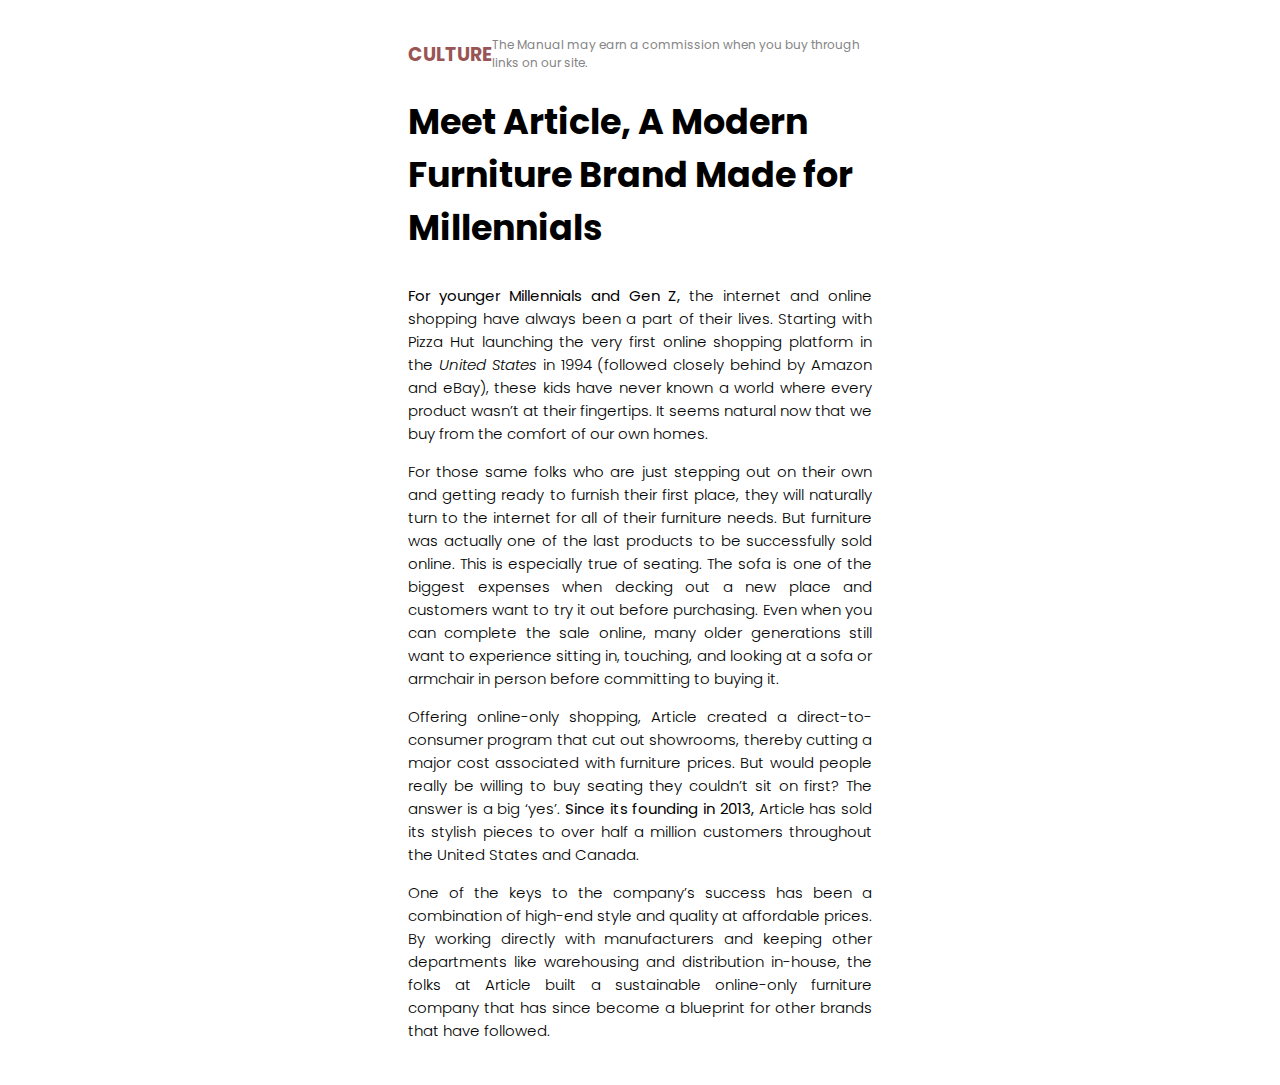
<file: assets/html/latihan1.html>
<!DOCTYPE html>
<html lang="en">

<head>
    <meta charset="UTF-8">
    <meta http-equiv="X-UA-Compatible" content="IE=edge">
    <meta name="viewport" content="width=device-width, initial-scale=1.0">
    <title>Latihan 1</title>
    <link rel="stylesheet" href="/assets/css/stylelat1.css">
</head>

<body>
    <section class="title">
        <div class="semi">
            <h3 style="color:rgb(153, 84, 84)">CULTURE</h3>
            <p>The Manual may earn a commission when you buy through links on our site.</p>
        </div>
        <h1>Meet Article, A Modern Furniture Brand Made for Millennials</h1>
    </section>

    <section class="content">
        <p>
            <b>For younger Millennials and Gen Z,</b> the internet and online shopping have always been a part of their lives. Starting with Pizza Hut launching the very first online shopping platform in the <em>United States</em> in 1994 (followed closely
            behind by Amazon and eBay), these kids have never known a world where every product wasn’t at their fingertips. It seems natural now that we buy from the comfort of our own homes.
        </p>
        <p>
            For those same folks who are just stepping out on their own and getting ready to furnish their first place, they will naturally turn to the internet for all of their furniture needs. But furniture was actually one of the last products to be successfully
            sold online. This is especially true of seating. The sofa is one of the biggest expenses when decking out a new place and customers want to try it out before purchasing. Even when you can complete the sale online, many older generations still
            want to experience sitting in, touching, and looking at a sofa or armchair in person before committing to buying it.
        </p>
        <p>
            Offering online-only shopping, Article created a direct-to-consumer program that cut out showrooms, thereby cutting a major cost associated with furniture prices. But would people really be willing to buy seating they couldn’t sit on first? The answer
            is a big ‘yes’. <strong>Since its founding in 2013,</strong> Article has sold its stylish pieces to over half a million customers throughout the United States and Canada.
        </p>
        <p>
            One of the keys to the company’s success has been a combination of high-end style and quality at affordable prices. By working directly with manufacturers and keeping other departments like warehousing and distribution in-house, the folks at Article built
            a sustainable online-only furniture company that has since become a blueprint for other brands that have followed.
        </p>
    </section>
</body>

</html>
</file>
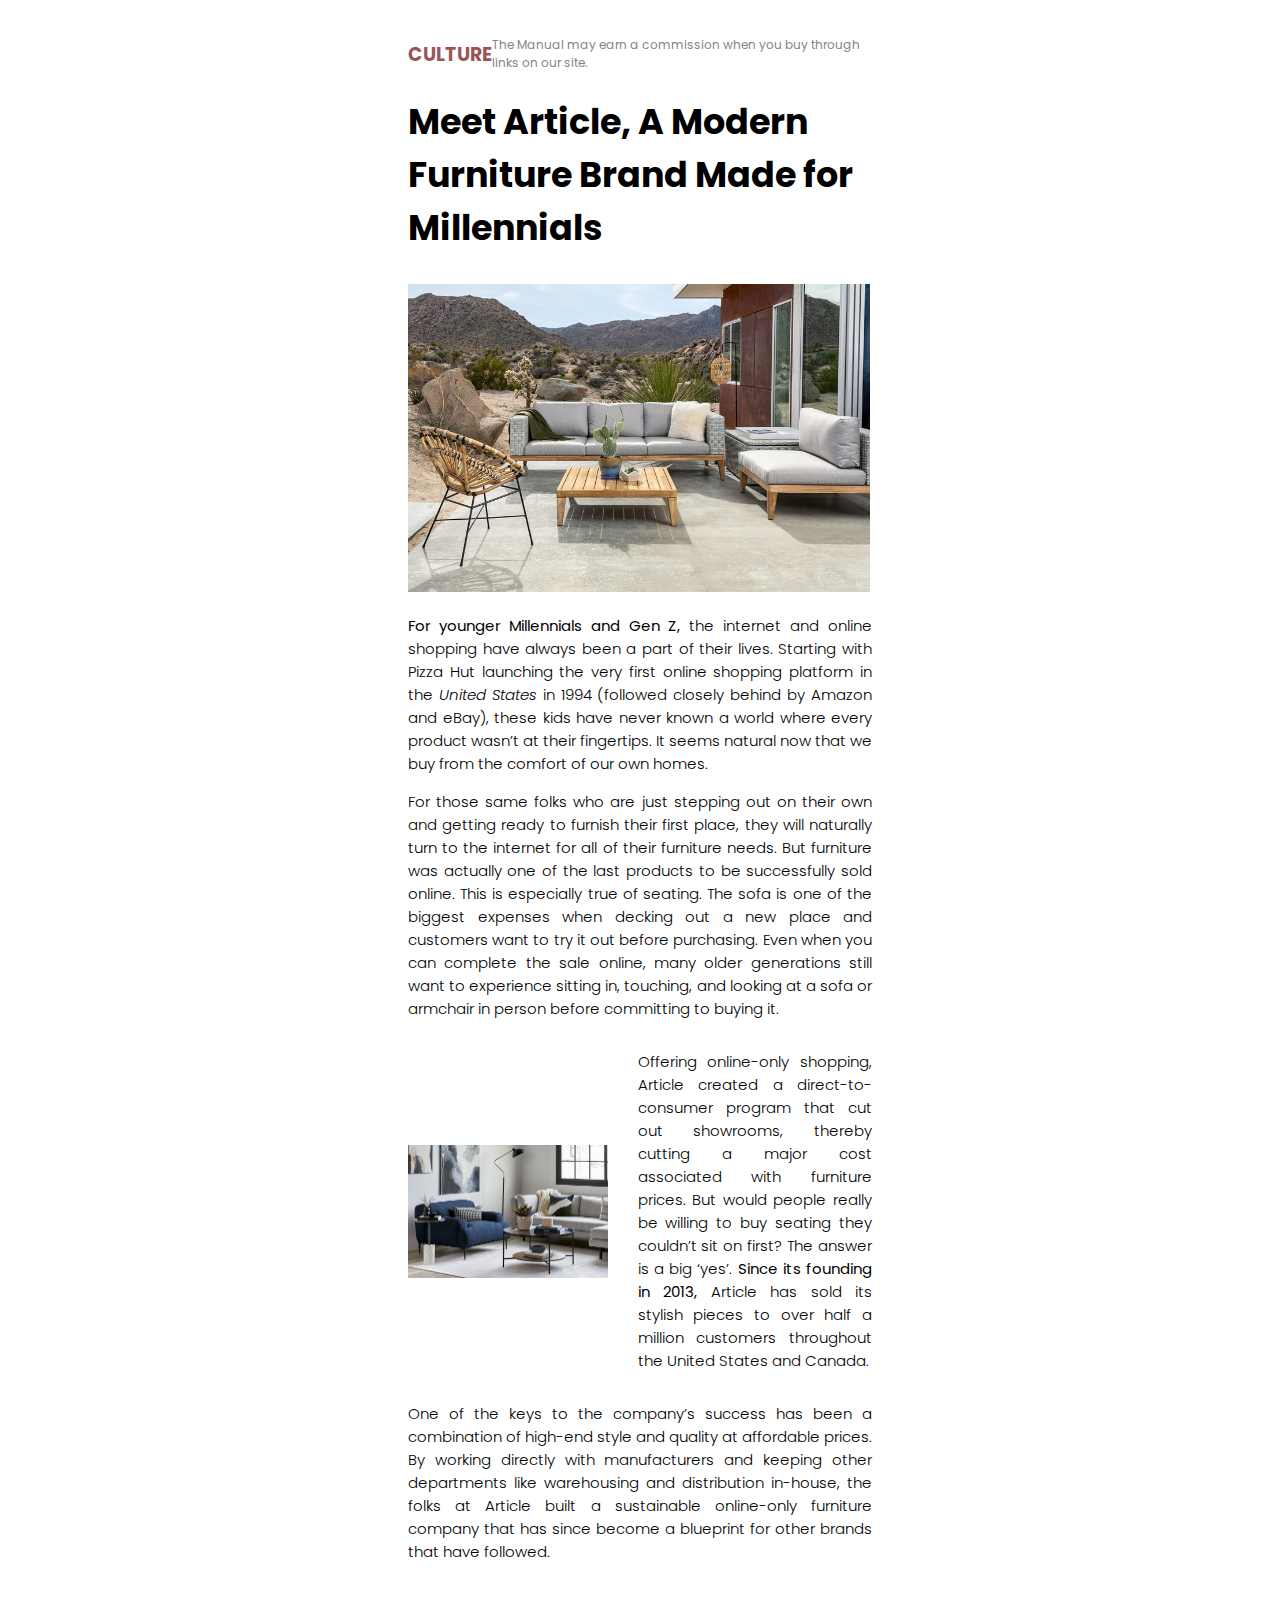
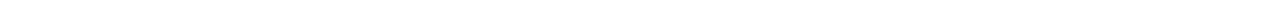
<file: assets/html/latihan2.html>
<!DOCTYPE html>
<html lang="en">

<head>
    <meta charset="UTF-8">
    <meta http-equiv="X-UA-Compatible" content="IE=edge">
    <meta name="viewport" content="width=device-width, initial-scale=1.0">
    <title>Latihan 2</title>
    <link rel="stylesheet" href="/assets/css/stylelat2.css">
</head>

<body>
    <section class="title">
        <div class="semi">
            <h3 style="color:rgb(153, 84, 84)">CULTURE</h3>
            <p>The Manual may earn a commission when you buy through links on our site.</p>
        </div>
        <h1>Meet Article, A Modern Furniture Brand Made for Millennials</h1>
        <img src="/assets/media/sofa.jpg" alt="Sofa">
    </section>

    <section class="content">
        <p>
            <b>For younger Millennials and Gen Z,</b> the internet and online shopping have always been a part of their lives. Starting with Pizza Hut launching the very first online shopping platform in the <em>United States</em> in 1994 (followed closely
            behind by Amazon and eBay), these kids have never known a world where every product wasn’t at their fingertips. It seems natural now that we buy from the comfort of our own homes.
        </p>
        <p>
            For those same folks who are just stepping out on their own and getting ready to furnish their first place, they will naturally turn to the internet for all of their furniture needs. But furniture was actually one of the last products to be successfully
            sold online. This is especially true of seating. The sofa is one of the biggest expenses when decking out a new place and customers want to try it out before purchasing. Even when you can complete the sale online, many older generations still
            want to experience sitting in, touching, and looking at a sofa or armchair in person before committing to buying it.
        </p>
        <div class="box">
            <img src="/assets/media/sofa2.jpg" alt="Sofa2">
            <p>
                Offering online-only shopping, Article created a direct-to-consumer program that cut out showrooms, thereby cutting a major cost associated with furniture prices. But would people really be willing to buy seating they couldn’t sit on first? The answer
                is a big ‘yes’. <strong>Since its founding in 2013,</strong> Article has sold its stylish pieces to over half a million customers throughout the United States and Canada.
            </p>
        </div>
        <p>
            One of the keys to the company’s success has been a combination of high-end style and quality at affordable prices. By working directly with manufacturers and keeping other departments like warehousing and distribution in-house, the folks at Article built
            a sustainable online-only furniture company that has since become a blueprint for other brands that have followed.
        </p>
    </section>
</body>

</html>
</file>
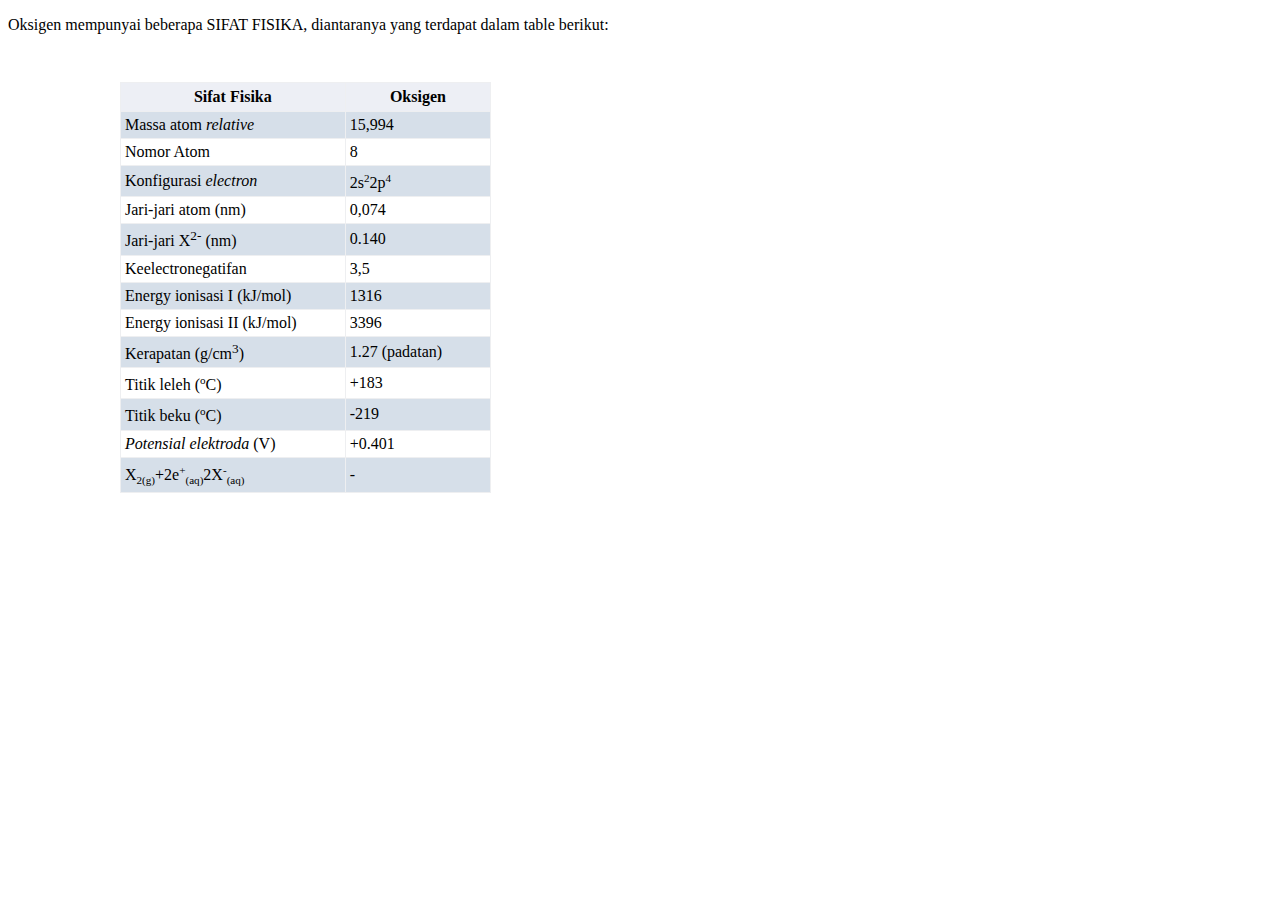
<file: assets/html/latihan3.html>
<!DOCTYPE html>
<html lang="en">

<head>
    <meta charset="UTF-8">
    <meta http-equiv="X-UA-Compatible" content="IE=edge">
    <meta name="viewport" content="width=device-width, initial-scale=1.0">
    <title>Latihan 3</title>
    <link rel="stylesheet" href="/assets/css/stylelat3.css">
</head>

<body>
    <section class="tablelist">
        <div class="table">
            <p>Oksigen mempunyai beberapa SIFAT FISIKA, diantaranya yang terdapat dalam table berikut:</p>
            <!-- Table markup-->
            <table>
                <thead>
                    <tr>
                        <th scope="col" id="tabelfisika">Sifat Fisika</th>
                        <th scope="col" id="oksigen">Oksigen</th>
                    </tr>
                </thead>
                <tbody>
                    <tr>
                        <td>Massa atom <i>relative</i></td>
                        <td>15,994</td>
                    </tr>
                    <tr>
                        <td>Nomor Atom</td>
                        <td>8</td>
                    </tr>
                    <tr>
                        <td>Konfigurasi <i>electron</i></td>
                        <td>2s<sup><small>2</small></sup>2p<sup><small>4</small></sup></td>
                    </tr>
                    <tr>
                        <td>Jari-jari atom (nm)</td>
                        <td>0,074</td>
                    </tr>
                    <tr>
                        <td>Jari-jari X<sup>2-</sup> (nm)</td>
                        <td>0.140</td>
                    </tr>
                    <tr>
                        <td>Keelectronegatifan</td>
                        <td>3,5</td>
                    </tr>
                    <tr>
                        <td>Energy ionisasi I (kJ/mol)</td>
                        <td>1316</td>
                    </tr>
                    <tr>
                        <td>Energy ionisasi II (kJ/mol)</td>
                        <td>3396</td>
                    </tr>
                    <tr>
                        <td>Kerapatan (g/cm<sup>3</sup>)</td>
                        <td>1.27 (padatan)</td>
                    </tr>
                    <tr>
                        <td>Titik leleh (<sup><small>o</small></sup>C)</td>
                        <td>+183</td>
                    </tr>
                    <tr>
                        <td>Titik beku (<sup><small>o</small></sup>C)</td>
                        <td>-219</td>
                    </tr>
                    <tr>
                        <td><i>Potensial elektroda</i> (V)</td>
                        <td>+0.401</td>
                    </tr>
                    <tr>
                        <td>X<sub><small>2(g)</small></sub>+2e<sup><small>+</small></sup><sub><small>(aq)</small></sub>2X<sup><small>-</small></sup><sub><small>(aq)</small></sub></td>
                        <td>-</td>
                    </tr>
                </tbody>
            </table>
        </div>
    </section>
</body>

</html>
</file>
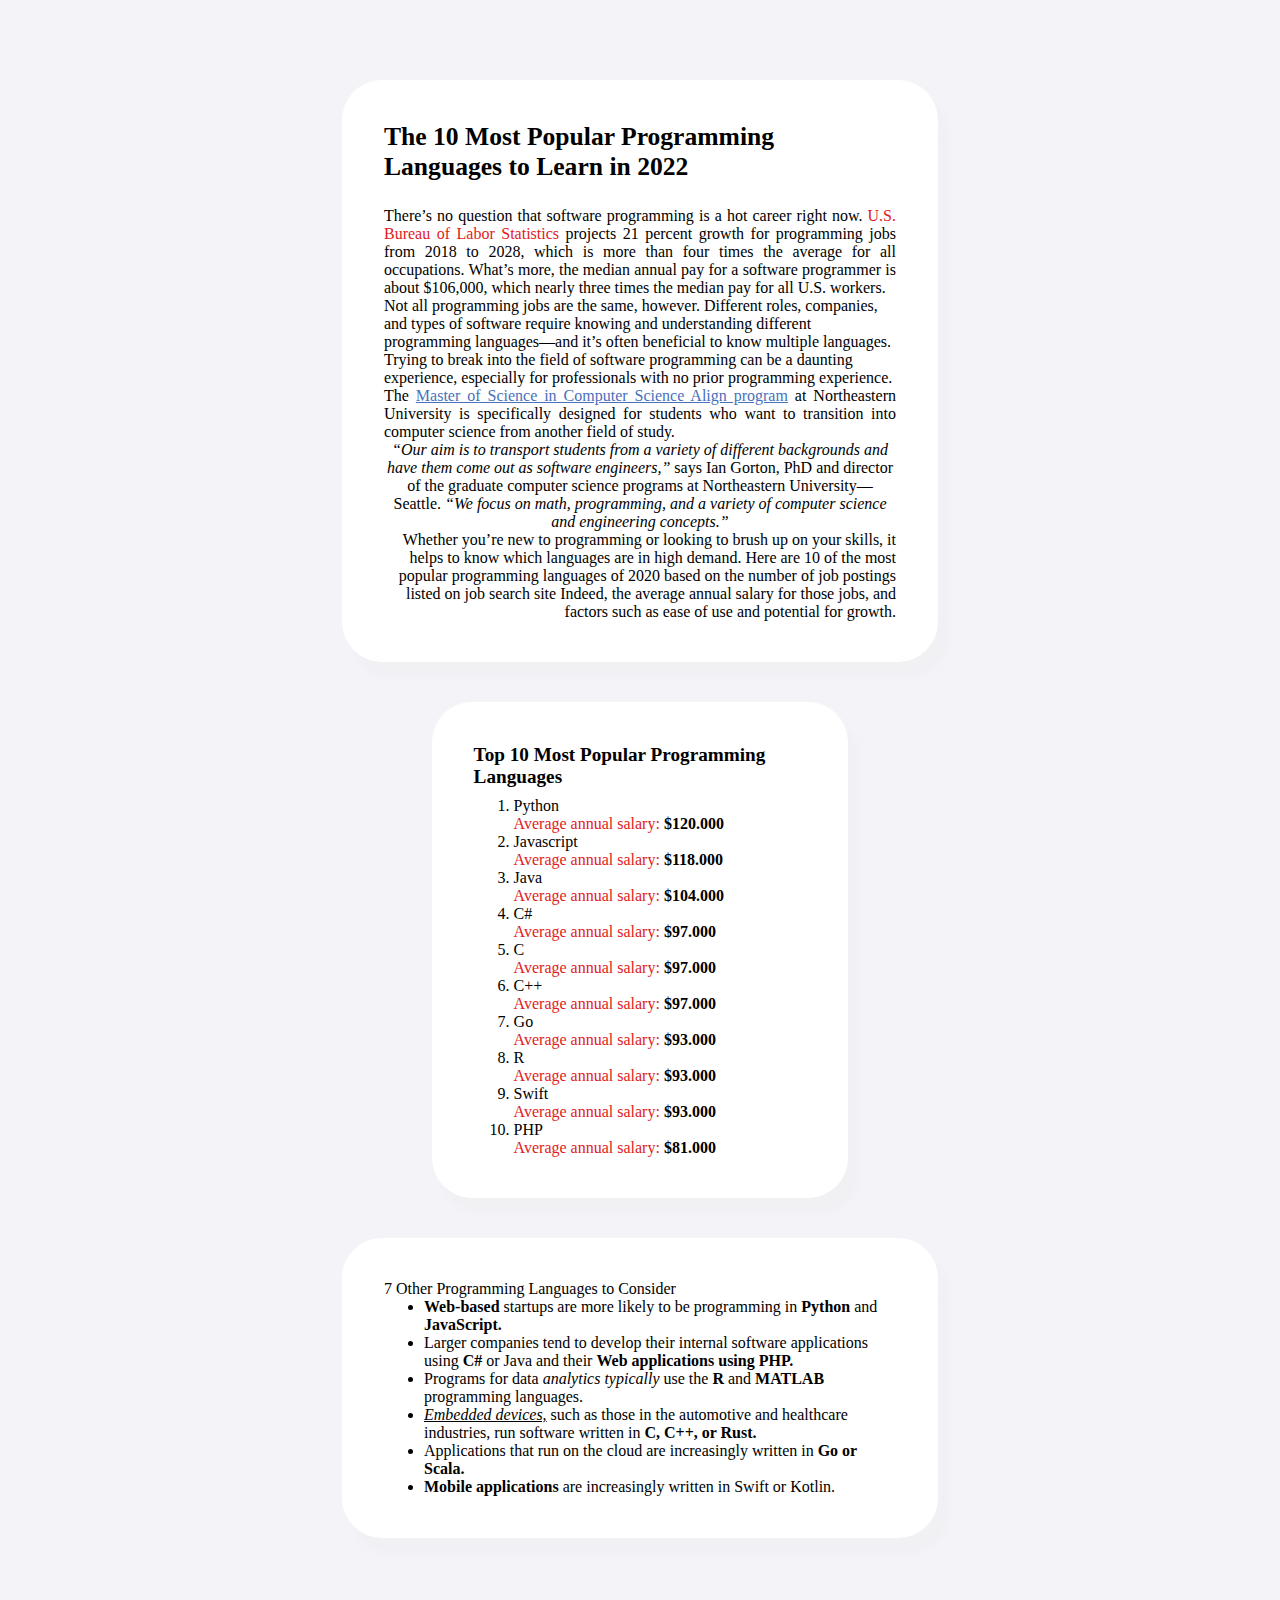
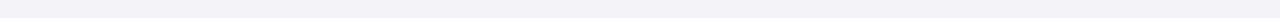
<file: assets/html/latihan4.html>
<!DOCTYPE html>
<html lang="en">

<head>
    <meta charset="UTF-8">
    <meta http-equiv="X-UA-Compatible" content="IE=edge">
    <meta name="viewport" content="width=device-width, initial-scale=1.0">
    <title>Latihan 4</title>
    <link rel="stylesheet" href="/assets/css/stylelat4.css">
</head>

<body>
    <section class="paragraphContainer">
        <div class="paragraph">
            <div class="title">
                The 10 Most Popular Programming Languages to Learn in 2022
            </div>
            <div class="paragraph1">
                <p>
                    There’s no question that software programming is a hot career right now. <span> U.S. Bureau of Labor Statistics </span>projects 21 percent growth for programming jobs from 2018 to 2028, which is more than four times the average for
                    all occupations. What’s more, the median annual pay for a software programmer is about $106,000, which nearly three times the median pay for all U.S. workers.
                </p>
            </div>
            <div class="paragraph2">
                <p>
                    Not all programming jobs are the same, however. Different roles, companies, and types of software require knowing and understanding different programming languages—and it’s often beneficial to know multiple languages. Trying to break into the field of
                    software programming can be a daunting experience, especially for professionals with no prior programming experience.
                </p>
            </div>
            <div class="paragraph3">
                <p>
                    The <span style="color: rgb(72, 113, 189)"> <u> Master of Science in Computer Science Align program</u></span> at Northeastern University is specifically designed for students who want to transition into computer science from another
                    field of study.
                </p>
            </div>
            <div class="paragraph4">
                <p>
                    <i>“Our aim is to transport students from a variety of different backgrounds and have them come out as software engineers,”</i> says Ian Gorton, PhD and director of the graduate computer science programs at Northeastern University—Seattle.
                    <i>“We focus on math, programming, and a variety of computer science and engineering concepts.”</i>
                </p>
                <div class="paragraph5">
                    <p>
                        Whether you’re new to programming or looking to brush up on your skills, it helps to know which languages are in high demand. Here are 10 of the most popular programming languages of 2020 based on the number of job postings listed on job search site Indeed,
                        the average annual salary for those jobs, and factors such as ease of use and potential for growth.
                    </p>
                </div>
            </div>
        </div>
    </section>

    <section class="mostPopular">
        <div class="titlePopular">
            Top 10 Most Popular Programming Languages
        </div>
        <div class="languages">
            <ol>
                <li>Python</li>
                <span>Average annual salary:</span> <b>$120.000 </b>

                <li>Javascript</li>
                <span>Average annual salary:</span> <b>$118.000 </b>

                <li>Java</li>
                <span>Average annual salary:</span> <b>$104.000 </b>

                <li>C#</li>
                <span>Average annual salary:</span> <b>$97.000 </b>

                <li>C</li>
                <span>Average annual salary:</span> <b>$97.000 </b>

                <li>C++</li>
                <span>Average annual salary:</span> <b>$97.000 </b>

                <li>Go</li>
                <span>Average annual salary:</span> <b>$93.000 </b>

                <li>R</li>
                <span>Average annual salary:</span> <b>$93.000 </b>

                <li>Swift</li>
                <span>Average annual salary:</span> <b>$93.000 </b>

                <li>PHP</li>
                <span>Average annual salary:</span> <b>$81.000 </b>
            </ol>
        </div>
    </section>

    <section class="other">
        <div class="titleOther">
            7 Other Programming Languages to Consider
        </div>
        <div class="content">
            <ul>
                <li>
                    <b>Web-based</b> startups are more likely to be programming in <b>Python</b> and <b>JavaScript.</b>
                </li>
                <li>
                    Larger companies tend to develop their internal software applications using <b>C#</b> or Java and their <b>Web applications using PHP.</b>
                </li>
                <li>
                    Programs for data <i>analytics typically</i> use the <b>R</b> and <b>MATLAB</b> programming languages.
                </li>
                <li>
                    <i><u>Embedded devices,</u></i> such as those in the automotive and healthcare industries, run software written in <b>C, C++, or Rust.</b>
                </li>
                <li>
                    Applications that run on the cloud are increasingly written in <b>Go or Scala.</b>
                </li>
                <li>
                    <b>Mobile applications</b> are increasingly written in Swift or Kotlin.
                </li>
            </ul>
        </div>
    </section>
</body>

</html>
</file>
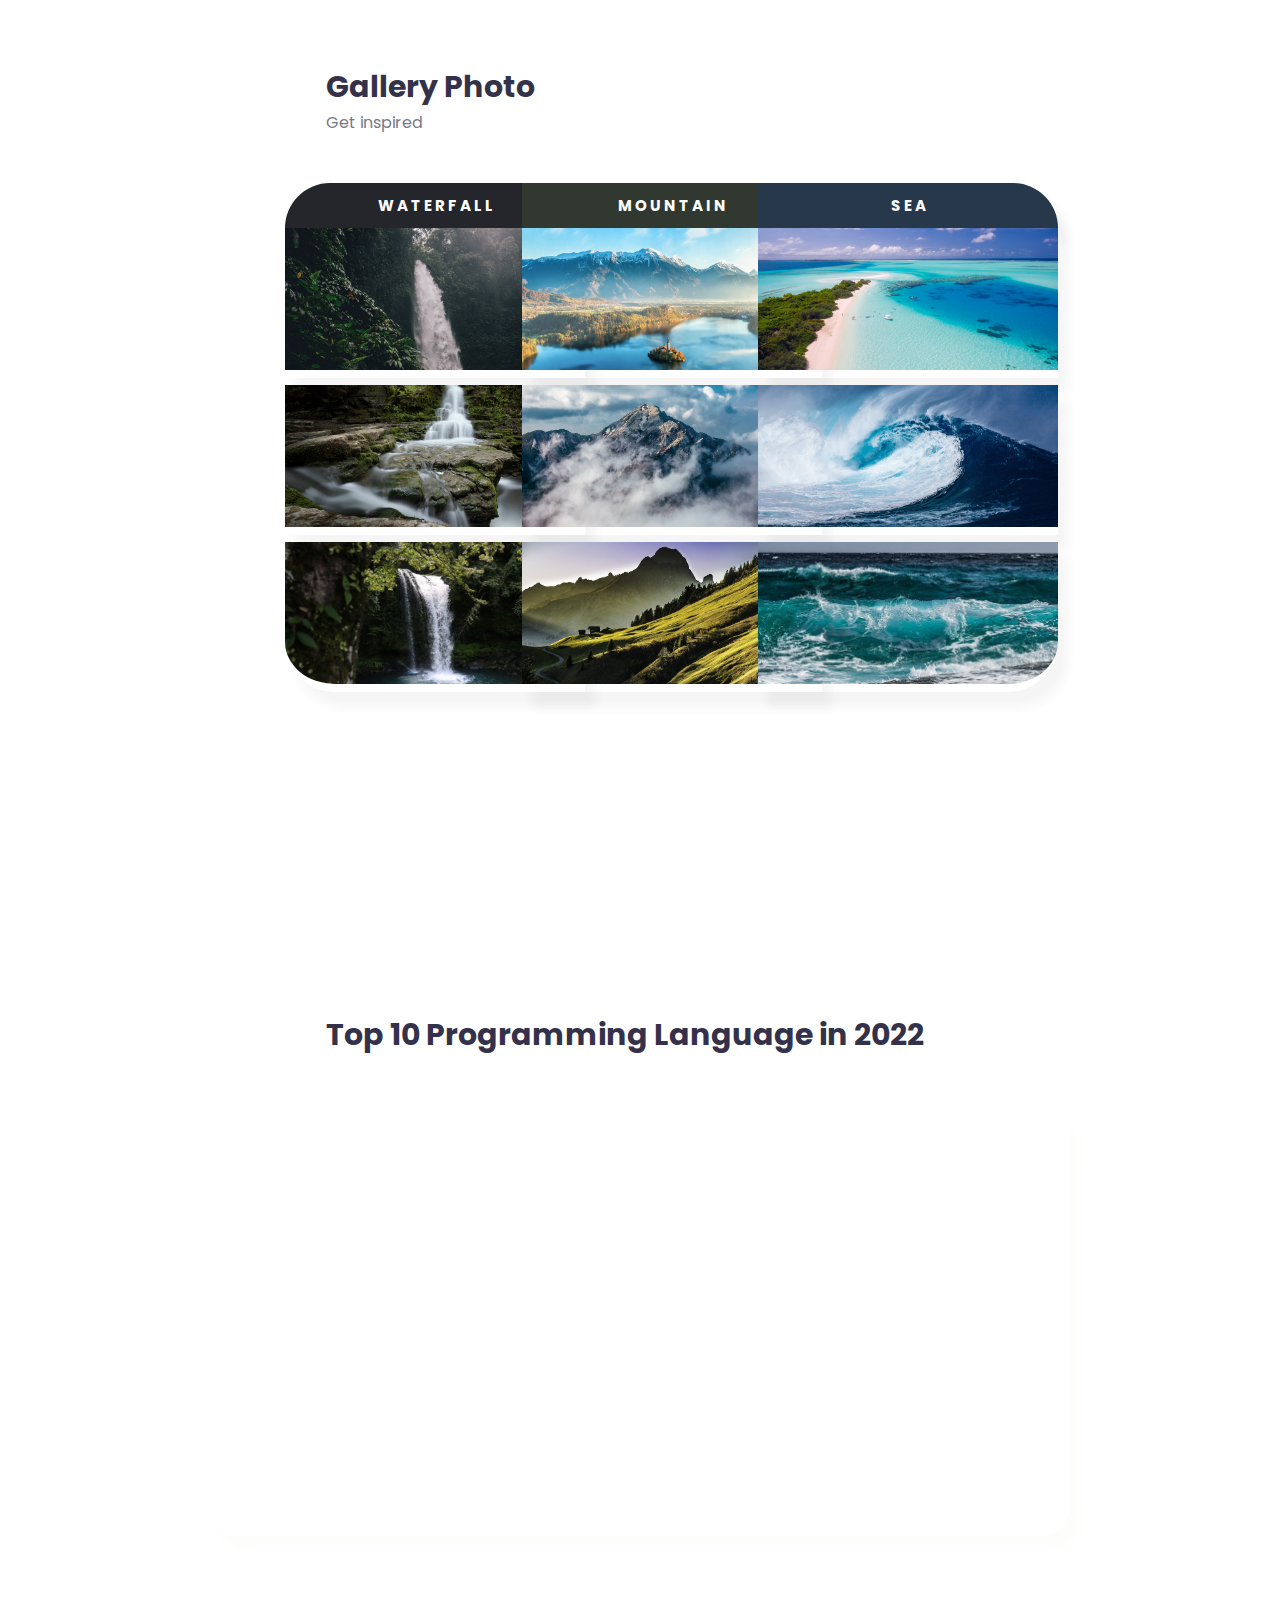
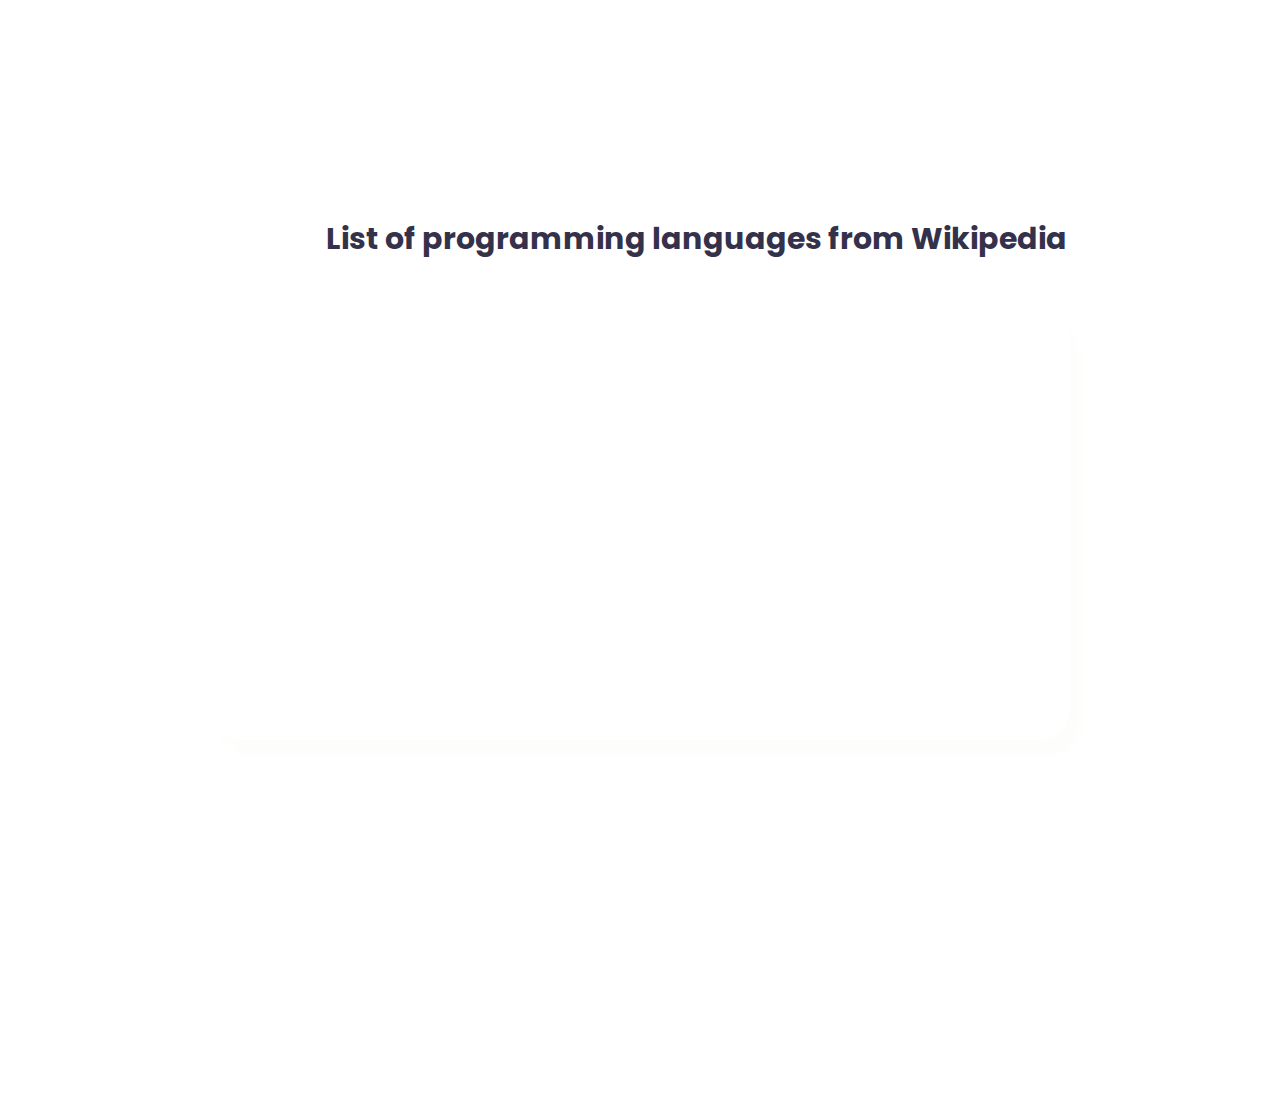
<file: assets/html/latihan5.html>
<!DOCTYPE html>
<html lang="en">

<head>
    <meta charset="UTF-8">
    <meta http-equiv="X-UA-Compatible" content="IE=edge">
    <meta name="viewport" content="width=device-width, initial-scale=1.0">
    <title>Latihan 5</title>
    <link rel="stylesheet" href="/assets/css/stylelat5.css">
</head>

<body>
    <section class="photo">
        <h1>Gallery Photo</h1>
        <p>Get inspired</p>
        <div class="boxContainer">
            <div class="box">
                <div class="subtitle">
                    <h3>W A T E R F A L L</h3>
                </div>
                <div class="image">
                    <img src="/assets/media/waterfall(1).jpg" alt="waterfall1">
                    <img src="/assets/media/waterfall(2).jpg" alt="waterfall2">
                    <img src="/assets/media/waterfall(3).jpg" alt="waterfall3" style="border-bottom-left-radius: 50px">
                </div>
            </div>
            <div class="box">
                <div class="subtitle2">
                    <h3>M O U N T A I N</h3>
                </div>
                <div class="image">
                    <img src="/assets/media/mountain(1).jpg" alt="mountain1">
                    <img src="/assets/media/mountain(2).jpg" alt="mountain2">
                    <img src="/assets/media/mountain(3).jpg" alt="mountain3">
                </div>
            </div>
            <div class="box">
                <div class="subtitle3">
                    <h3>S E A</h3>
                </div>
                <div class="image">
                    <img src="/assets/media/sea(2).jpg" alt="sea1">
                    <img src="/assets/media/sea(4).jpg" alt="sea2">
                    <img src="/assets/media/sea(3).jpg" alt="seal3" style="border-bottom-right-radius: 50px">
                </div>
            </div>
        </div>
    </section>

    <section class="Language1">
        <h1>Top 10 Programming Language in 2022</h1>
        <div class="link">
            <iframe src="http://127.0.0.1:5500/assets/html/latihan4.html" frameborder="0" scrolling="" width="860" height="430"></iframe>
        </div>
    </section>

    <section class="Language2">
        <h1>List of programming languages from Wikipedia</h1>
        <div class="link">
            <iframe src="https://en.wikipedia.org/wiki/List_of_programming_languages" frameborder="0" scrolling="" width="860" height="430"></iframe>
        </div>
    </section>
</body>

</html>
</file>
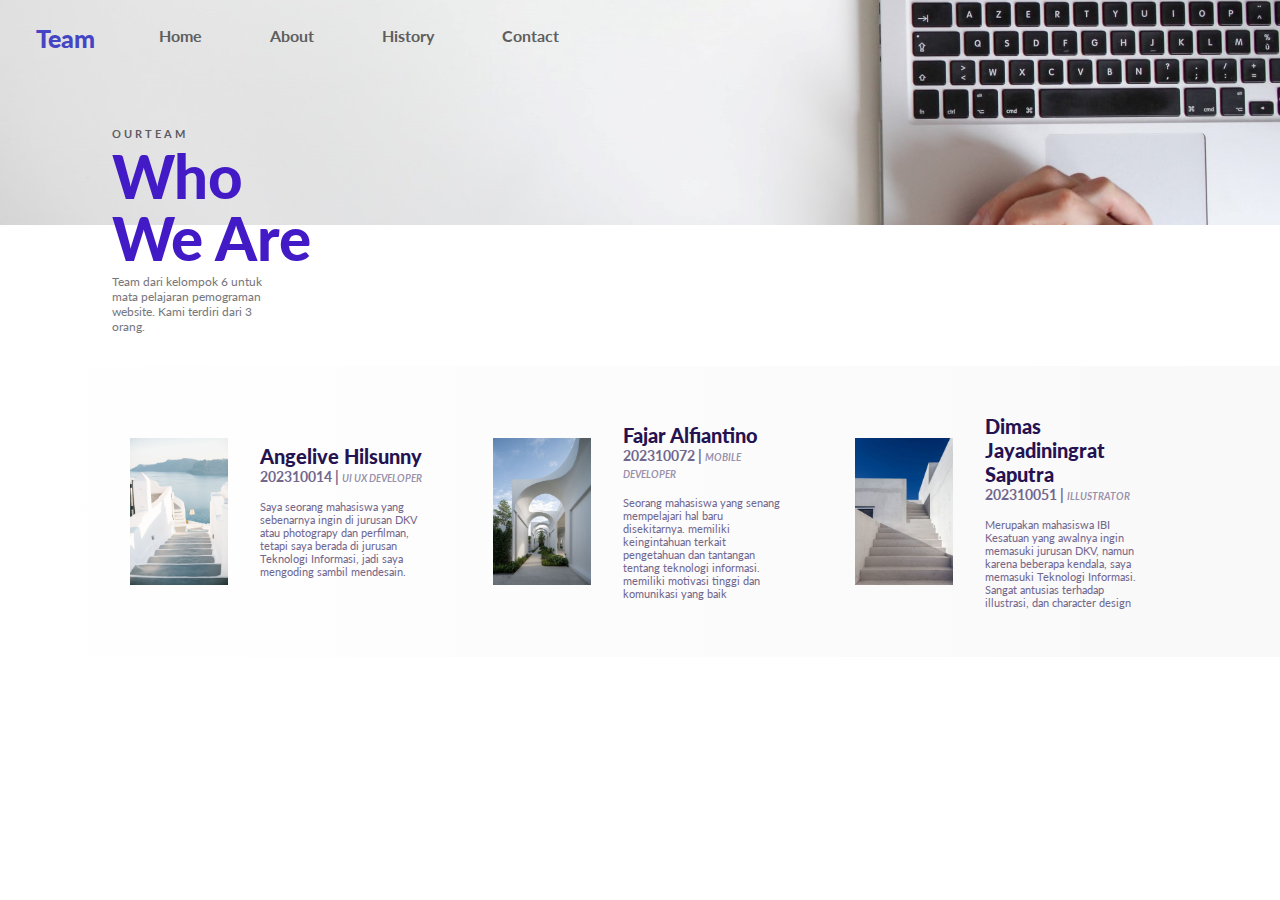
<file: Praktikum-3-202310014/Tugas Kelompok/assets/html/latihan4.html>
<!DOCTYPE html>
<html lang="en">

<head>
    <meta charset="UTF-8">
    <meta http-equiv="X-UA-Compatible" content="IE=edge">
    <meta name="viewport" content="width=device-width, initial-scale=1.0">
    <title>Latihan 4</title>
    <link rel="stylesheet" href="../css/stylelat4.css">
</head>

<body>

    <section class="titleContainer">

        <img src="../media/laptop2.jpg" alt="image">
        <nav>
            <h1 class="logo">
                <a href="/">Team</a>
            </h1>
            <ul class="navbar">
                <a href="#home" class="nav__link active-link">Home</a>
                <a href="#about" class="nav__link">About</a>
                <a href="#history" class="nav__link">History</a>
                <a href="#contact" class="nav__link">Contact</a>
            </ul>
        </nav>
        <div class="titleText">
            <h6>O U R T E A M</h6>
            <h1>Who</h1>
            <h2>We Are</h2>
            <p>
                Team dari kelompok 6 untuk mata pelajaran pemograman website. Kami terdiri dari 3 orang.
            </p>
        </div>
    </section>

    <section class="boxContainer">
        <div class="peopleContainer">
            <div class="people1">
                <img src="../media/1.jpg" alt="image">
                <div class="textContainer">
                    <h3>Angelive Hilsunny</h3>
                    <h4>202310014 | <i>UI UX DEVELOPER</i></h4>
                    <p>Saya seorang mahasiswa yang sebenarnya ingin di jurusan DKV atau photograpy dan perfilman, tetapi saya berada di jurusan Teknologi Informasi, jadi saya mengoding sambil mendesain.
                    </p>
                </div>
            </div>
            <div class="people1">
                <img src="../media/2.jpg" alt="image">
                <div class="textContainer">
                    <h3>Fajar Alfiantino</h3>
                    <h4>202310072 | <i>MOBILE DEVELOPER</i></h4>
                    <p>Seorang mahasiswa yang senang mempelajari hal baru disekitarnya. memiliki keingintahuan terkait pengetahuan dan tantangan tentang teknologi informasi. memiliki motivasi tinggi dan komunikasi yang baik
                    </p>
                </div>
            </div>
            <div class="people1">
                <img src="../media/3.jpg" alt="image">
                <div class="textContainer">
                    <h3>Dimas Jayadiningrat Saputra</h3>
                    <h4>202310051 | <i>ILLUSTRATOR</i></h4>
                    <p>Merupakan mahasiswa IBI Kesatuan yang awalnya ingin memasuki jurusan DKV, namun karena beberapa kendala, saya memasuki Teknologi Informasi. Sangat antusias terhadap illustrasi, dan character design
                    </p>
                </div>
            </div>
        </div>



    </section>
</body>

</html>
</file>
<file: assets/css/stylelat1.css>
@import url('https://fonts.googleapis.com/css2?family=Poppins:ital,wght@0,100;0,200;0,300;0,500;0,700;1,400&display=swap');
* {
    padding: 0;
    box-sizing: border-box;
}

html {
    scroll-behavior: smooth;
}

body {
    background: #fff;
    font-family: "Poppins", sans-serif;
    padding: 13px 400px 20px;
}

.title {
    width: 100%;
    position: relative;
}

.semi {
    display: flex;
    flex-direction: row;
    justify-content: space-between;
    align-items: center;
}

.semi p {
    font-size: 12px;
    color: rgb(133, 133, 133);
}

.title h1 {
    font-size: 35px;
    margin-bottom: 30px;
    margin-top: 8px;
}

.content p {
    font-size: 15px;
    font-weight: 300;
    text-align: justify;
}
</file>
<file: assets/css/stylelat2.css>
@import url('https://fonts.googleapis.com/css2?family=Poppins:ital,wght@0,100;0,200;0,300;0,500;0,700;1,400&display=swap');
* {
    padding: 0;
    box-sizing: border-box;
}

html {
    scroll-behavior: smooth;
}

body {
    background: #fff;
    font-family: "Poppins", sans-serif;
    padding: 13px 400px 40px;
}

.title {
    width: 100%;
    position: relative;
}

.semi {
    display: flex;
    flex-direction: row;
    justify-content: space-between;
    align-items: center;
}

.semi p {
    font-size: 12px;
    color: rgb(133, 133, 133);
}

.title h1 {
    font-size: 35px;
    margin-bottom: 30px;
    margin-top: 8px;
}

.title img {
    width: 99.6%;
    height: auto;
    position: relative;
}

.content p {
    font-size: 15px;
    font-weight: 300;
    text-align: justify;
}

.box {
    display: flex;
    flex-direction: row;
    justify-content: space-evenly;
    align-items: center;
}

.box img {
    width: 43%;
    height: 20%;
    margin-right: 30px;
}
</file>
<file: assets/css/stylelat3.css>
body {
    font-family: "Calibri";
}

.table {
    align-items: center;
}

table,
th,
td {
    border-collapse: collapse;
    border: solid #eeeff1 0.3px;
    padding: 4px;
    padding-right: 3rem;
}

table {
    border-radius: 10px;
    margin-left: 7rem;
    margin-top: 3rem;
}

th {
    padding: 5px;
    background-color: #edeff5;
}

tr:nth-child(odd) {
    background-color: #d6dfe9;
}
</file>
<file: assets/css/stylelat4.css>
@import url('https://fonts.googleapis.com/css2?family=Poppins:ital,wght@0,100;0,200;0,300;0,500;0,700;1,400&display=swap');
* {
    margin: 0;
}

html {
    scroll-behavior: smooth;
}

body {
    font-family: "Times New Roman";
    background-color: rgb(244, 243, 248);
}

.paragraphContainer {
    width: 40%;
    margin: auto auto;
    background-color: #fff;
    padding: 2.6rem;
    border-radius: 40px;
    box-shadow: 10px 15px 10px rgba(208, 223, 208, 0.089);
    display: flex;
    flex-direction: crow;
    position: relative;
    flex-wrap: wrap;
    margin-top: 5rem;
    margin-bottom: 40px;
}

.paragraph {
    align-items: center;
}

.title {
    font-size: 1.6rem;
    font-weight: bold;
}

.paragraph1 {
    text-align: justify;
    padding-top: 25px;
}

.paragraph1 span {
    color: rgb(226, 26, 26);
}

.paragraph2 {
    text-align: left;
}

.paragraph3 {
    text-align: justify;
}

.paragraph4 {
    text-align: center;
}

.paragraph5 {
    text-align: right;
}

.mostPopular {
    width: 26%;
    position: absolute;
    flex-direction: column;
    display: flex;
    background-color: #fff;
    padding: 2.6rem;
    border-radius: 40px;
    box-shadow: 10px 15px 10px rgba(208, 223, 208, 0.089);
    position: relative;
    flex-wrap: wrap;
    margin: auto;
    margin-bottom: 40px;
}

.titlePopular {
    font-size: 1.2rem;
    font-weight: bold;
    margin-bottom: 9px;
}

.languages span {
    color: rgb(226, 26, 26);
}

.other {
    width: 40%;
    position: absolute;
    background-color: #fff;
    padding: 2.6rem;
    border-radius: 40px;
    box-shadow: 10px 15px 10px rgba(208, 223, 208, 0.089);
    position: relative;
    flex-wrap: wrap;
    margin: auto;
    margin-bottom: 5rem;
}
</file>
<file: assets/css/stylelat5.css>
@import url('https://fonts.googleapis.com/css2?family=Poppins:ital,wght@0,100;0,200;0,300;0,500;0,700;1,400&display=swap');
* {
    top: 0;
    left: 0;
    margin: 0;
    padding: 0;
    box-sizing: border-box;
    outline: none;
    font-family: poppins;
    text-decoration: none;
}

html {
    scroll-behavior: smooth;
}

body {
    background: #ffffff;
    color: rgb(52, 50, 75);
    font-family: "Poppins", sans-serif;
}

section {
    min-height: 100vh;
    padding: 0 8%;
}

.photo {
    margin: auto auto;
    flex-direction: column;
    display: flex;
}

.boxContainer {
    display: flex;
    flex-direction: crow;
    width: 100%;
    justify-content: space-between;
    margin-bottom: 2rem;
    justify-content: center;
    position: relative;
    flex-wrap: wrap;
}

h1 {
    margin-top: 4rem;
    font-size: 30px;
    margin-left: 14rem;
}

.photo p {
    margin-bottom: 3rem;
    margin-left: 14rem;
    color: rgb(119, 122, 134);
}

.subtitle {
    text-align: center;
    background-color: rgb(37, 38, 43);
    padding: 1px;
    box-shadow: 10px 15px 10px rgba(51, 73, 51, 0.089);
    height: 45px;
    width: 300px;
    border-top-left-radius: 50px;
}

.subtitle2 {
    text-align: center;
    background-color: rgb(49, 56, 47);
    padding: 1px;
    box-shadow: 10px 15px 10px rgba(70, 78, 70, 0.089);
    height: 45px;
    width: 300px;
}

.subtitle3 {
    text-align: center;
    background-color: rgb(39, 56, 75);
    padding: 1px;
    box-shadow: 10px 15px 10px rgba(70, 78, 70, 0.089);
    height: 45px;
    width: 300px;
    border-top-right-radius: 50px;
}

h3 {
    font-size: 15px;
    margin-bottom: 10px;
    margin-top: 10px;
    color: rgb(255, 255, 255);
}

.box {
    width: 22%;
    height: 250px;
    flex-direction: column;
    margin-left: 0px;
}

.image img {
    width: 300px;
    height: 150px;
    object-fit: cover;
    padding-bottom: 0.5rem;
    box-shadow: 10px 15px 10px rgba(70, 78, 70, 0.055);
}

.link {
    display: flex;
    flex-direction: crow;
    width: 100%;
    justify-content: space-between;
    margin-bottom: 2rem;
    justify-content: center;
    position: relative;
    flex-wrap: wrap;
    margin-top: 3rem;
}

iframe {
    border-radius: 30px;
    box-shadow: 10px 15px 10px rgba(190, 186, 184, 0.034);
}

.Language1 {
    margin-top: 7rem;
}

.Language2 {
    margin-top: -10rem;
}
</file>
<file: Praktikum-3-202310014/Tugas Kelompok/assets/css/stylelat4.css>
@import url('https://fonts.googleapis.com/css2?family=Lato:ital,wght@0,100;0,300;0,400;0,700;0,900;1,100;1,300;1,400;1,700;1,900&display=swap');
* {
    padding: 0;
    box-sizing: border-box;
    margin: 0;
    top: 0;
    left: 0;
    padding: 0;
    box-sizing: border-box;
    outline: none;
}

html {
    scroll-behavior: smooth;
}

body {
    background: #fff;
    margin: auto auto;
    font-family: "Lato", sans-serif;
}

a {
    text-decoration: none;
}

nav {
    display: flex;
    position: relative;
    padding: 1rem;
    justify-content: flex-start;
    gap: 4rem;
}

.logo a {
    color: rgb(68, 68, 196);
    font-size: 25px;
    font-weight: 900;
    margin-left: 20px;
}

.navbar {
    display: flex;
    width: 400px;
    justify-content: space-between;
    align-items: center;
    font-weight: 700;
}

.navbar a {
    color: rgb(94, 94, 94);
    font-size: 1rem;
    transition: 0.3s;
    cursor: pointer;
}

.navbar a:hover {
    color: #fff;
    font-size: 1.3rem;
}

.title {
    width: 100%;
    position: relative;
}

.titleContainer img {
    position: absolute;
    height: 25%;
    width: 100%;
    object-fit: cover;
}

.titleText {
    position: relative;
    width: 50%;
    padding-left: 7rem;
    padding-top: 3.5rem;
}

.titleText h1 {
    font-size: 60px;
    font-weight: 900;
    color: rgb(66, 26, 198);
}

.titleText h2 {
    font-size: 60px;
    font-weight: 900;
    color: rgb(66, 26, 198);
    margin-top: -10px;
}

.titleText h6 {
    color: rgb(93, 90, 100);
}

.titleText p {
    width: 30%;
    color: rgb(120, 119, 126);
    font-size: 12px
}

.boxContainer {
    background: linear-gradient(to right, white, rgba(202, 202, 202, 0.122));
}

.peopleContainer {
    margin-top: 2rem;
    padding-top: 3rem;
    padding-bottom: 3rem;
    display: flex;
    margin-left: 7rem;
    margin-right: 5rem;
}

.people1 img {
    width: 30%;
}

.people1 {
    display: flex;
    gap: 2rem;
    align-items: center;
    margin: auto auto;
    width: 30%;
}

.textContainer {
    width: 50%;
}

.textContainer h3 {
    font-weight: 900;
    color: rgb(37, 18, 81);
    font-size: 20px;
}

.textContainer h4 {
    font-weight: 700;
    color: rgb(114, 103, 141);
    font-size: 14px;
}

.textContainer h4 i {
    font-size: 10px;
    color: rgba(114, 103, 141, 0.726);
}

.textContainer p {
    font-weight: 400;
    color: rgb(114, 103, 141);
    font-size: 11px;
    margin-top: 15px;
}
</file>
